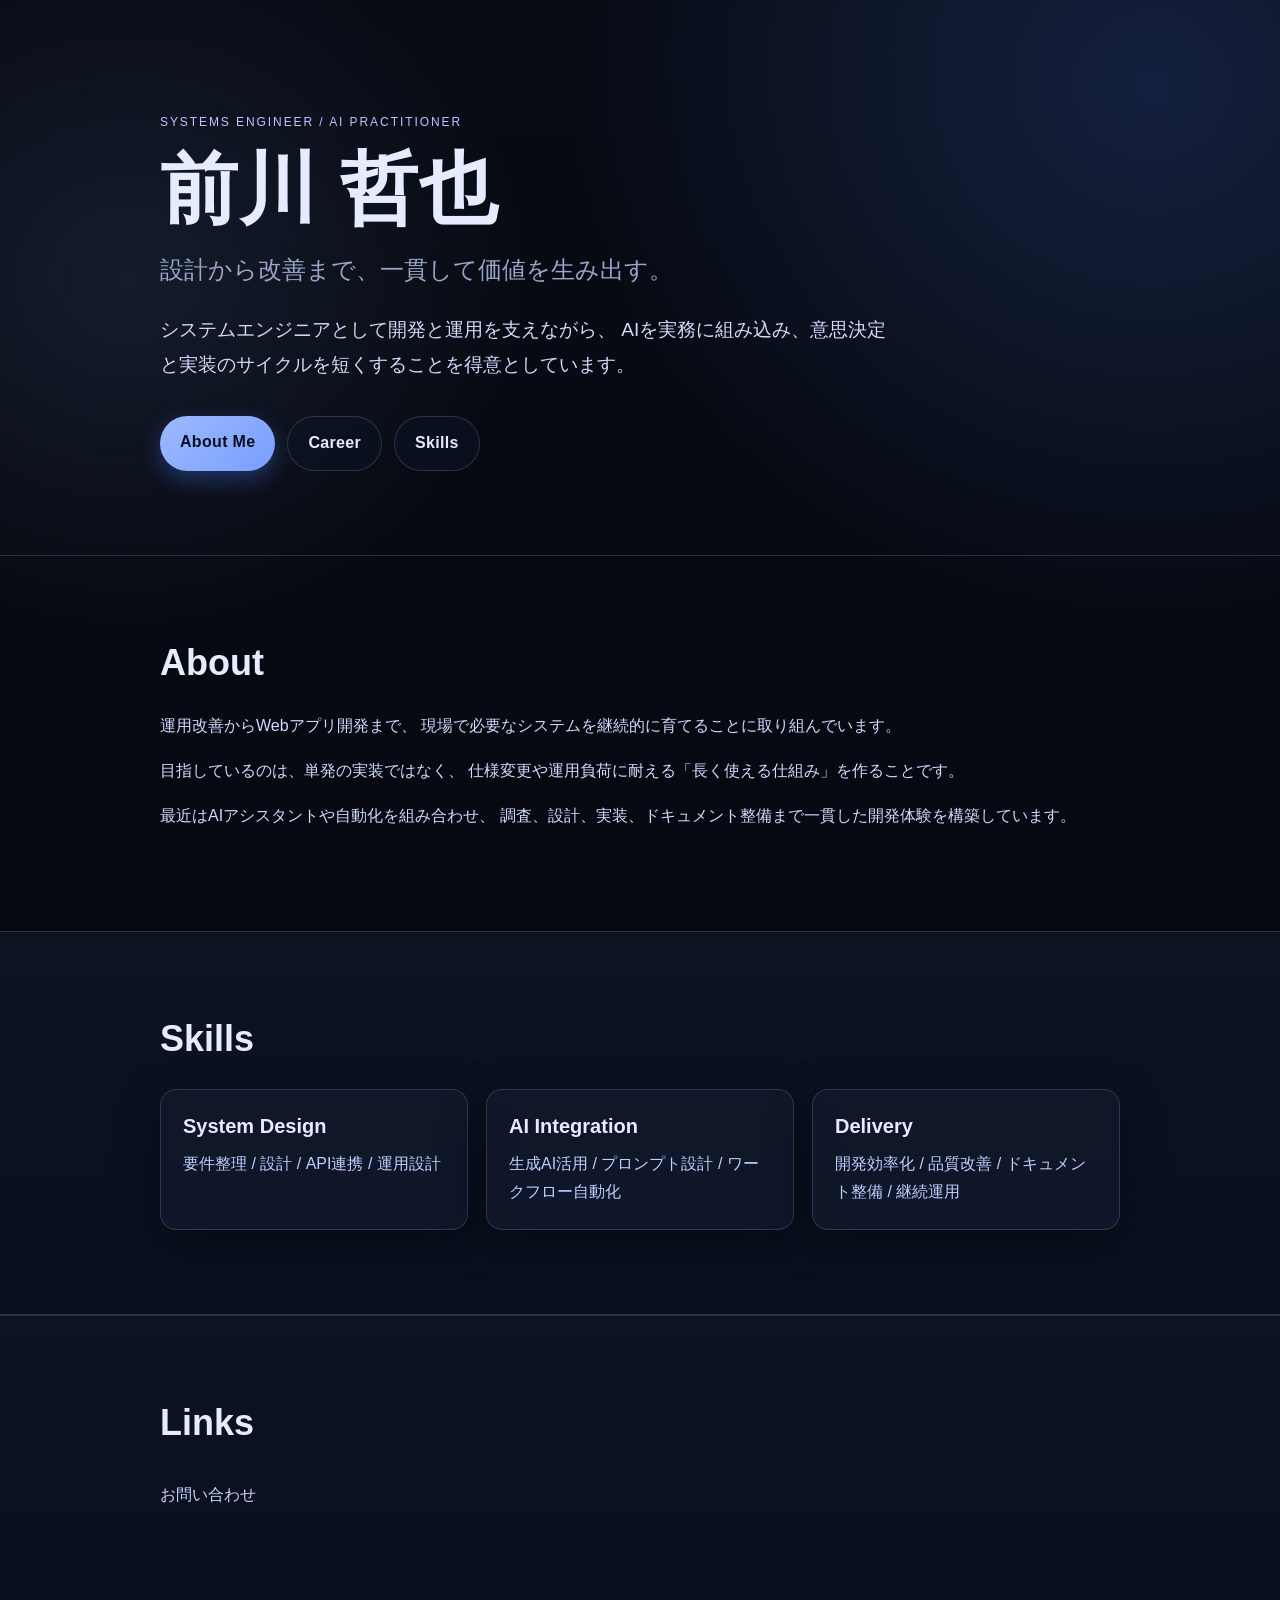
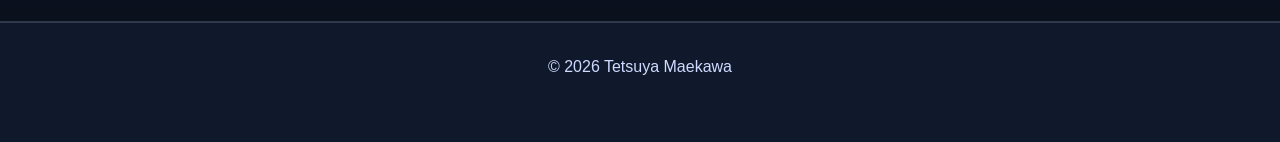
<file: index.html>
<!DOCTYPE html>
<html lang="ja">
<head>
  <meta charset="UTF-8" />
  <meta name="viewport" content="width=device-width, initial-scale=1.0" />
  <title>前川 哲也 | Portfolio</title>
  <meta
    name="description"
    content="前川哲也のポートフォリオサイト。システムエンジニアとして、AI活用と設計力で業務価値を高める取り組みを紹介します。"
  />
  <link rel="stylesheet" href="style.css" />
</head>
<body>
  <header class="hero">
    <div class="container">
      <p class="eyebrow">Systems Engineer / AI Practitioner</p>
      <h1>前川 哲也</h1>
      <p class="subtitle">
        設計から改善まで、一貫して価値を生み出す。
      </p>
      <p class="lead">
        システムエンジニアとして開発と運用を支えながら、
        AIを実務に組み込み、意思決定と実装のサイクルを短くすることを得意としています。
      </p>
      <div class="hero-links">
        <a href="#about" class="button primary">About Me</a>
        <a href="career.html" class="button secondary">Career</a>
        <a href="#skills" class="button secondary">Skills</a>
      </div>
    </div>
  </header>

  <main>
    <section id="about" class="section">
      <div class="container">
        <h2>About</h2>
        <p>
          運用改善からWebアプリ開発まで、
          現場で必要なシステムを継続的に育てることに取り組んでいます。
        </p>
        <p>
          目指しているのは、単発の実装ではなく、
          仕様変更や運用負荷に耐える「長く使える仕組み」を作ることです。
        </p>
        <p>
          最近はAIアシスタントや自動化を組み合わせ、
          調査、設計、実装、ドキュメント整備まで一貫した開発体験を構築しています。
        </p>
      </div>
    </section>

    <section id="skills" class="section alt">
      <div class="container">
        <h2>Skills</h2>
        <div class="cards">
          <article class="card">
            <h3>System Design</h3>
            <p>要件整理 / 設計 / API連携 / 運用設計</p>
          </article>
          <article class="card">
            <h3>AI Integration</h3>
            <p>生成AI活用 / プロンプト設計 / ワークフロー自動化</p>
          </article>
          <article class="card">
            <h3>Delivery</h3>
            <p>開発効率化 / 品質改善 / ドキュメント整備 / 継続運用</p>
          </article>
        </div>
      </div>
    </section>

    <section id="links" class="section alt">
      <div class="container">
        <h2>Links</h2>
        <ul class="link-list">
          <li><a href="contact.html">お問い合わせ</a></li>
        </ul>
      </div>
    </section>
  </main>

  <footer class="footer">
    <div class="container">
      <p>© 2026 Tetsuya Maekawa</p>
    </div>
  </footer>
</body>
</html>
</file>
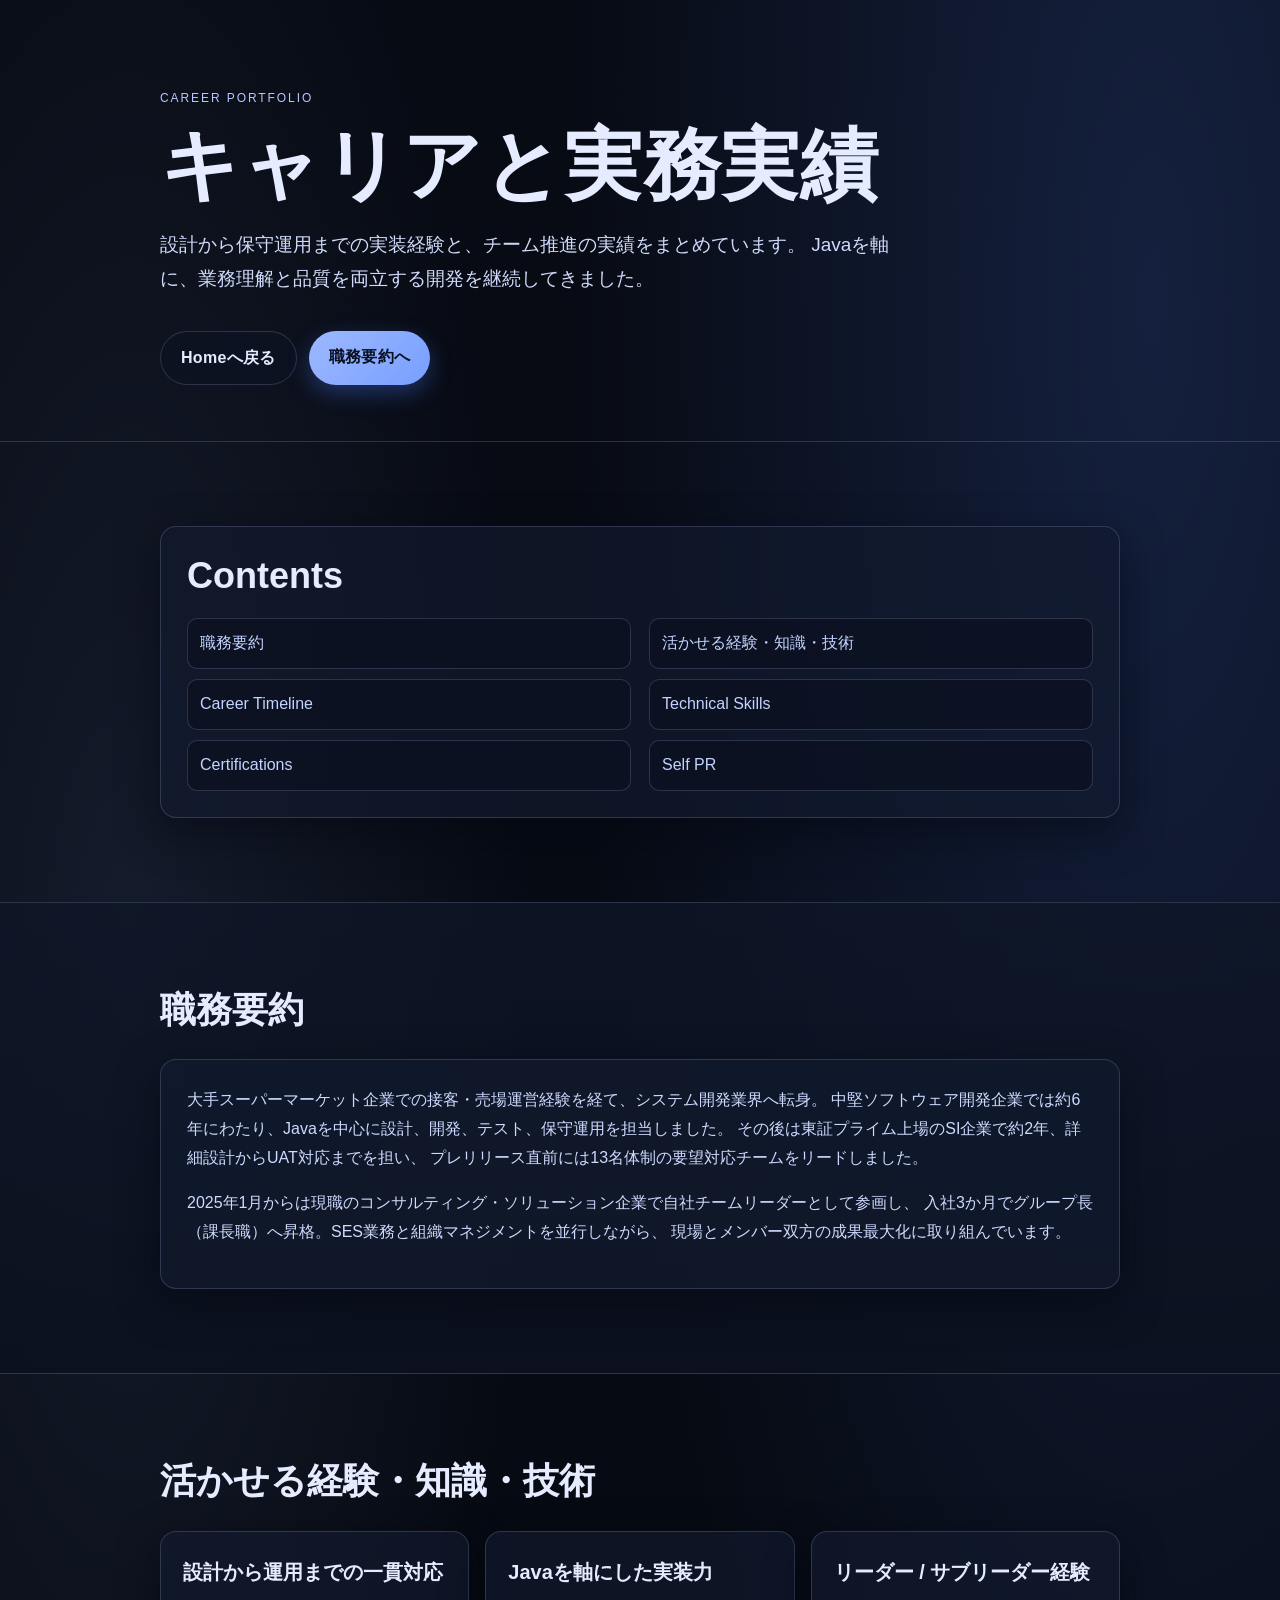
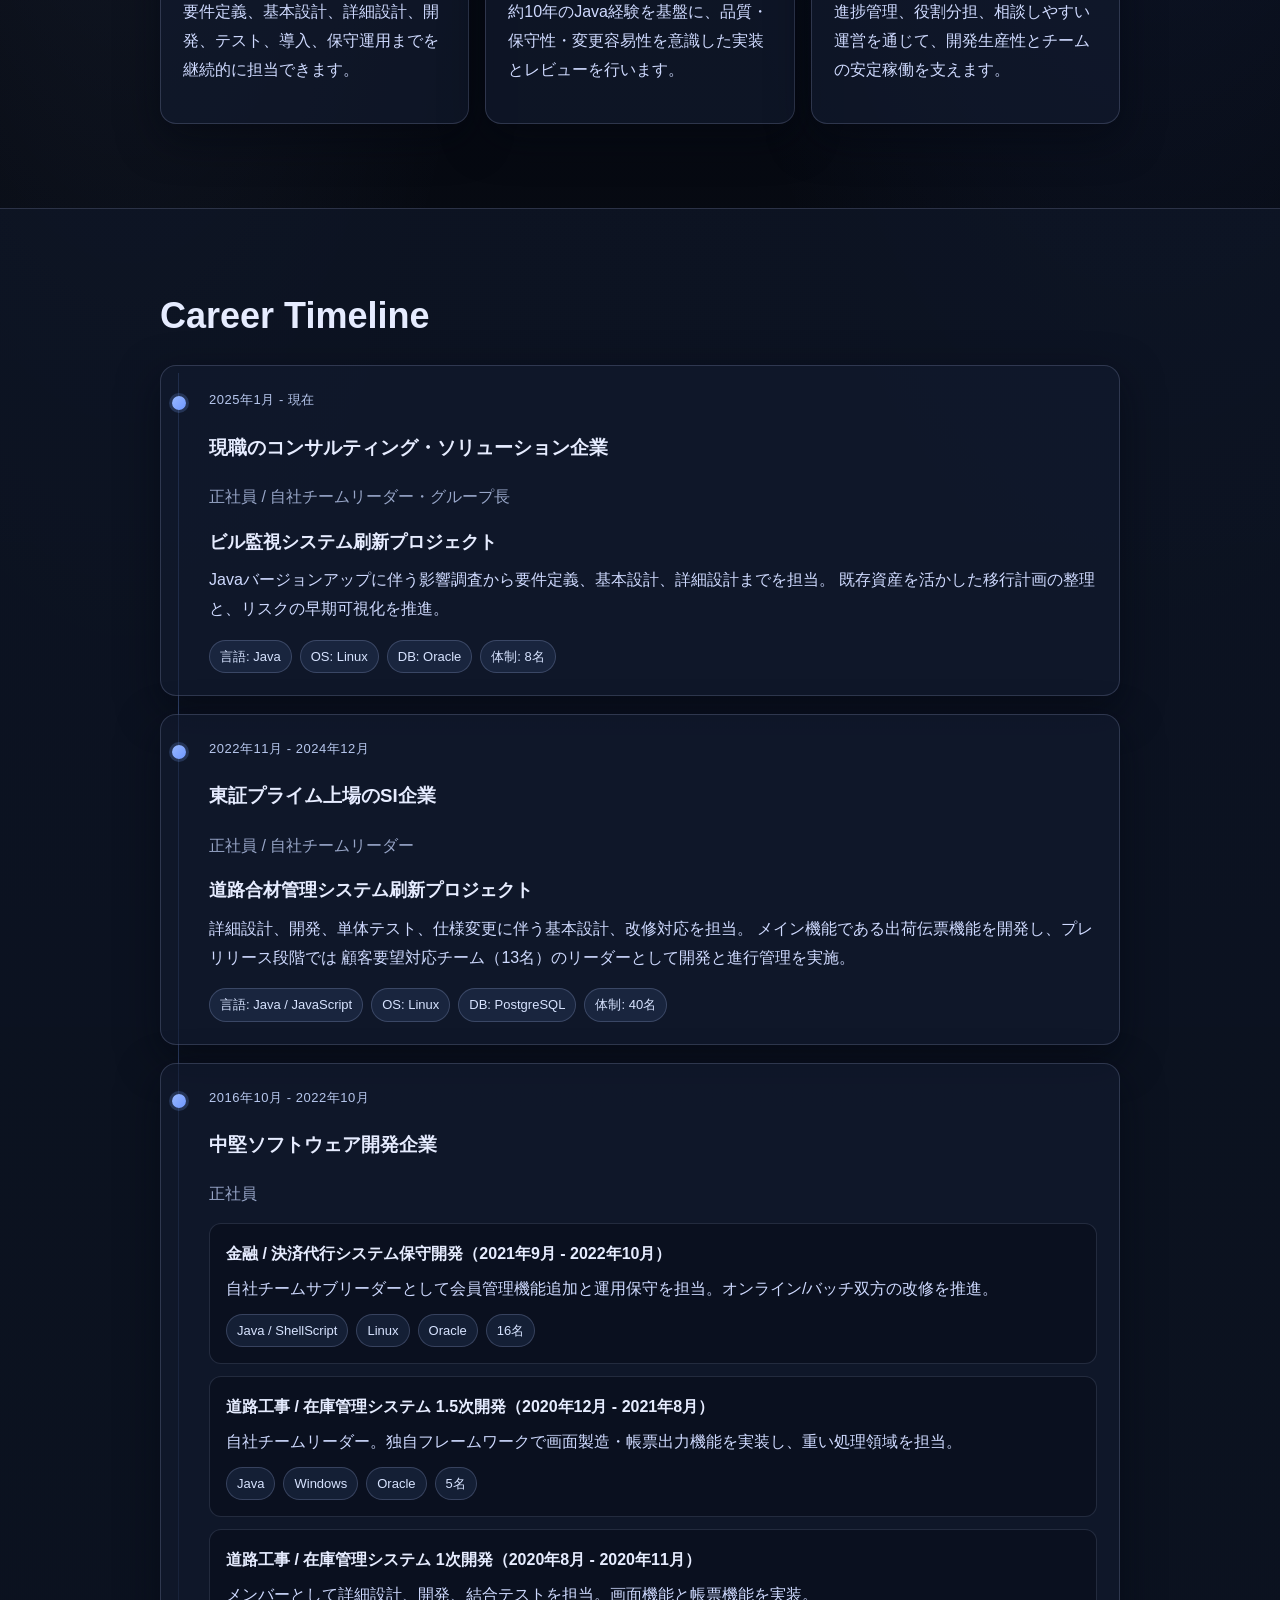
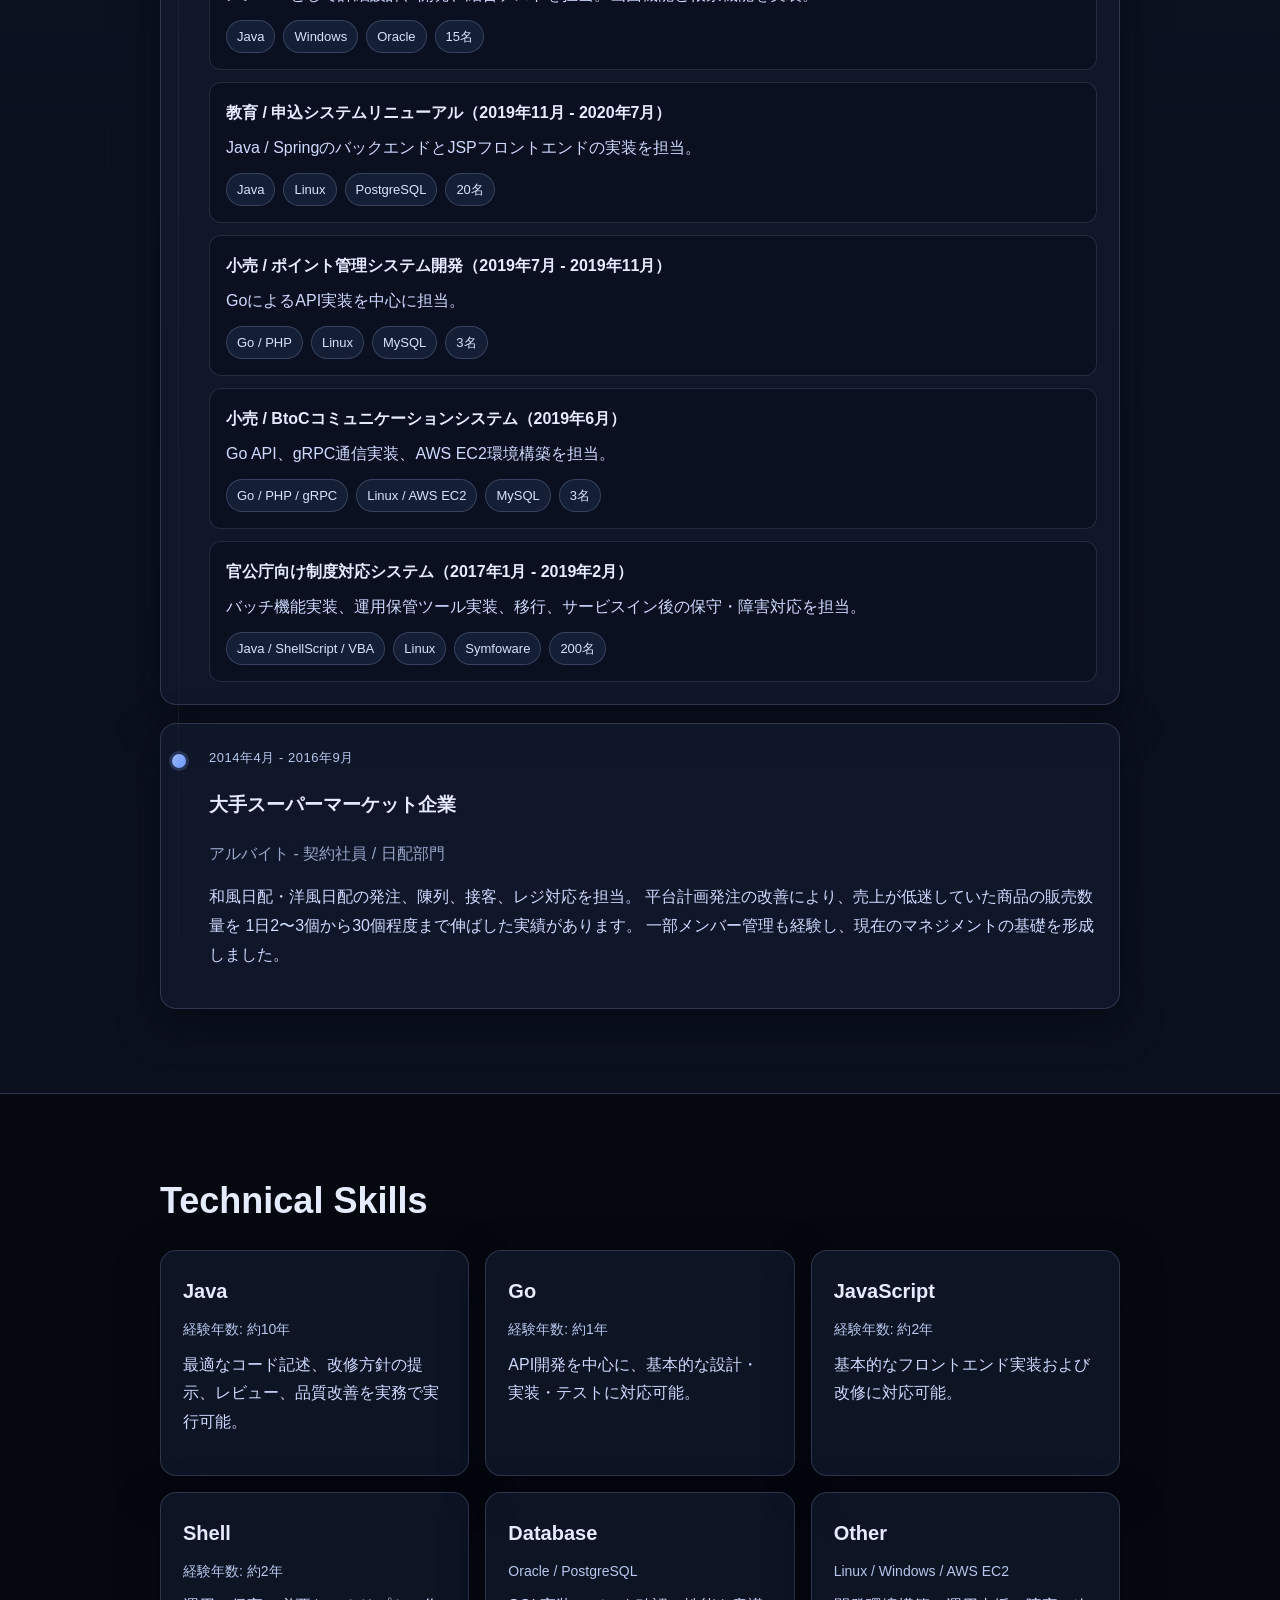
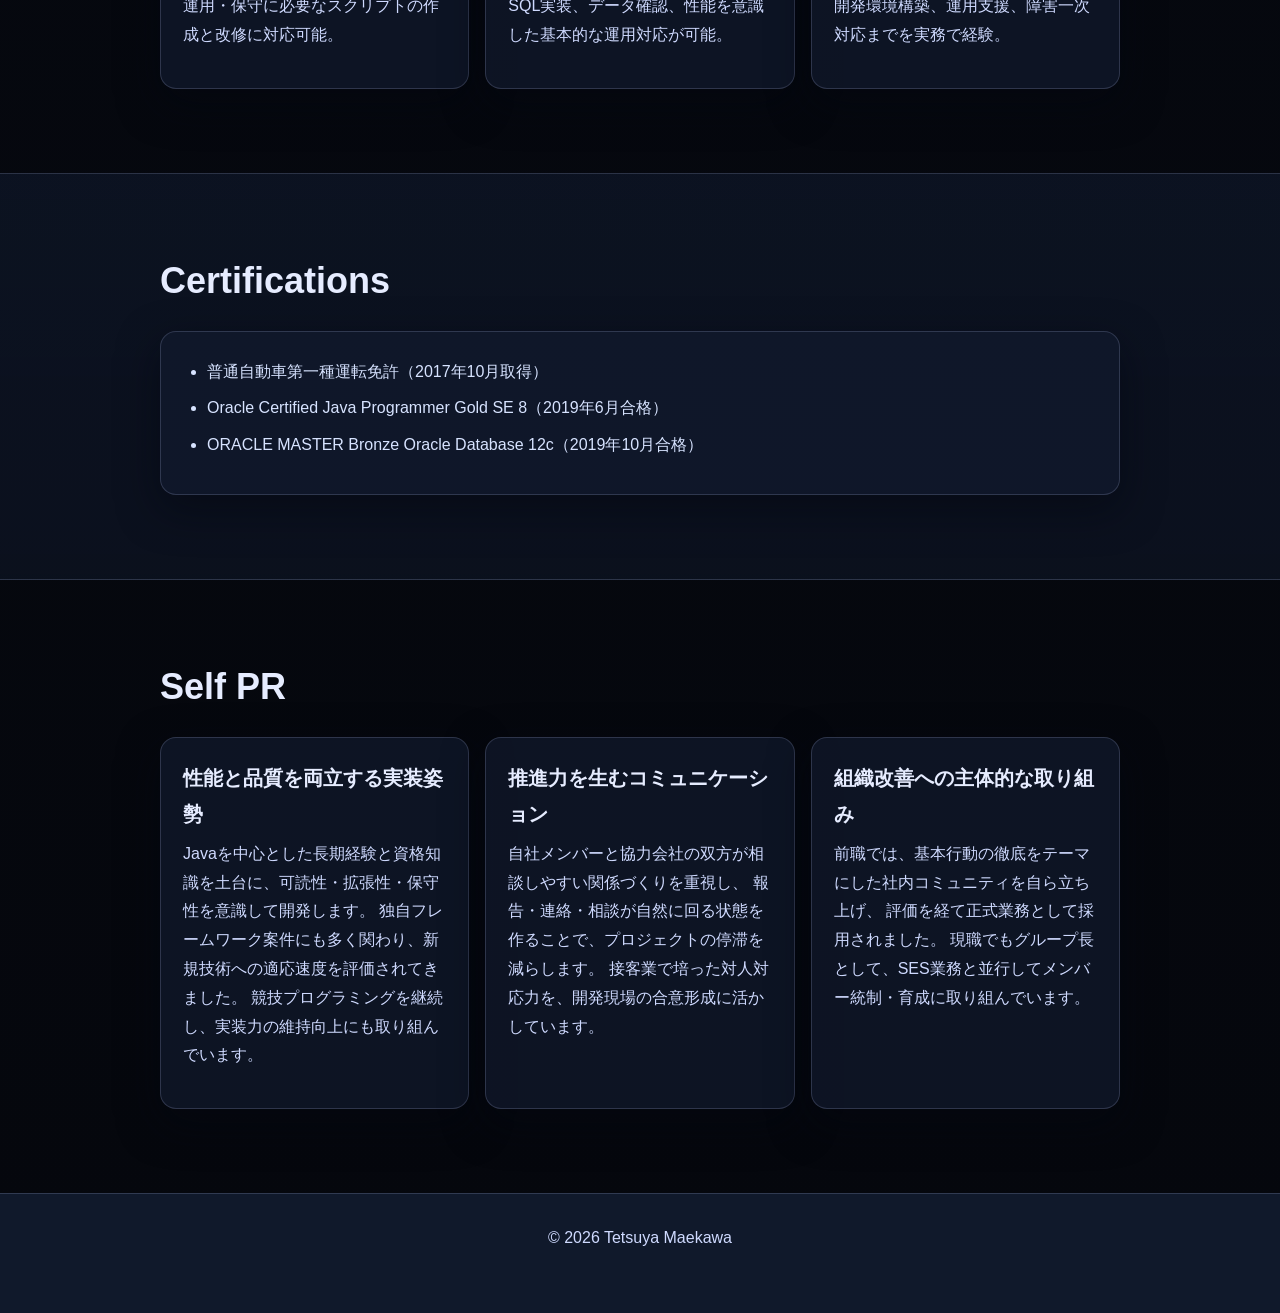
<file: career.html>
<!DOCTYPE html>
<html lang="ja">
<head>
  <meta charset="UTF-8" />
  <meta name="viewport" content="width=device-width, initial-scale=1.0" />
  <title>Career | 前川 哲也</title>
  <meta
    name="description"
    content="前川哲也の職務要約・職務経歴・技術スキル・資格・自己PRをまとめたキャリアページです。システムエンジニアとしての実務経験を時系列で紹介します。"
  />
  <link rel="stylesheet" href="style.css" />
</head>
<body>
  <header class="sub-hero">
    <div class="container">
      <p class="eyebrow">Career Portfolio</p>
      <h1>キャリアと実務実績</h1>
      <p class="lead">
        設計から保守運用までの実装経験と、チーム推進の実績をまとめています。
        Javaを軸に、業務理解と品質を両立する開発を継続してきました。
      </p>
      <div class="hero-links">
        <a href="index.html" class="button secondary">Homeへ戻る</a>
        <a href="#career-summary" class="button primary">職務要約へ</a>
      </div>
    </div>
  </header>

  <main>
    <section class="section">
      <div class="container">
        <nav class="toc-card" aria-label="career page table of contents">
          <h2>Contents</h2>
          <ul class="toc-list">
            <li><a href="#career-summary">職務要約</a></li>
            <li><a href="#strengths">活かせる経験・知識・技術</a></li>
            <li><a href="#timeline">Career Timeline</a></li>
            <li><a href="#technical-skills">Technical Skills</a></li>
            <li><a href="#certifications">Certifications</a></li>
            <li><a href="#self-pr">Self PR</a></li>
          </ul>
        </nav>
      </div>
    </section>

    <section id="career-summary" class="section alt">
      <div class="container">
        <h2>職務要約</h2>
        <div class="content-card">
          <p>
            大手スーパーマーケット企業での接客・売場運営経験を経て、システム開発業界へ転身。
            中堅ソフトウェア開発企業では約6年にわたり、Javaを中心に設計、開発、テスト、保守運用を担当しました。
            その後は東証プライム上場のSI企業で約2年、詳細設計からUAT対応までを担い、
            プレリリース直前には13名体制の要望対応チームをリードしました。
          </p>
          <p>
            2025年1月からは現職のコンサルティング・ソリューション企業で自社チームリーダーとして参画し、
            入社3か月でグループ長（課長職）へ昇格。SES業務と組織マネジメントを並行しながら、
            現場とメンバー双方の成果最大化に取り組んでいます。
          </p>
        </div>
      </div>
    </section>

    <section id="strengths" class="section">
      <div class="container">
        <h2>活かせる経験・知識・技術</h2>
        <div class="highlight-grid">
          <article class="highlight-card">
            <h3>設計から運用までの一貫対応</h3>
            <p>要件定義、基本設計、詳細設計、開発、テスト、導入、保守運用までを継続的に担当できます。</p>
          </article>
          <article class="highlight-card">
            <h3>Javaを軸にした実装力</h3>
            <p>約10年のJava経験を基盤に、品質・保守性・変更容易性を意識した実装とレビューを行います。</p>
          </article>
          <article class="highlight-card">
            <h3>リーダー / サブリーダー経験</h3>
            <p>進捗管理、役割分担、相談しやすい運営を通じて、開発生産性とチームの安定稼働を支えます。</p>
          </article>
        </div>
      </div>
    </section>

    <section id="timeline" class="section alt">
      <div class="container">
        <h2>Career Timeline</h2>
        <div class="timeline">
          <article class="timeline-item">
            <div class="timeline-head">
              <p class="timeline-period">2025年1月 - 現在</p>
              <h3>現職のコンサルティング・ソリューション企業</h3>
              <p class="timeline-role">正社員 / 自社チームリーダー・グループ長</p>
            </div>
            <div class="timeline-body">
              <h4>ビル監視システム刷新プロジェクト</h4>
              <p>
                Javaバージョンアップに伴う影響調査から要件定義、基本設計、詳細設計までを担当。
                既存資産を活かした移行計画の整理と、リスクの早期可視化を推進。
              </p>
              <ul class="pill-list">
                <li>言語: Java</li>
                <li>OS: Linux</li>
                <li>DB: Oracle</li>
                <li>体制: 8名</li>
              </ul>
            </div>
          </article>

          <article class="timeline-item">
            <div class="timeline-head">
              <p class="timeline-period">2022年11月 - 2024年12月</p>
              <h3>東証プライム上場のSI企業</h3>
              <p class="timeline-role">正社員 / 自社チームリーダー</p>
            </div>
            <div class="timeline-body">
              <h4>道路合材管理システム刷新プロジェクト</h4>
              <p>
                詳細設計、開発、単体テスト、仕様変更に伴う基本設計、改修対応を担当。
                メイン機能である出荷伝票機能を開発し、プレリリース段階では
                顧客要望対応チーム（13名）のリーダーとして開発と進行管理を実施。
              </p>
              <ul class="pill-list">
                <li>言語: Java / JavaScript</li>
                <li>OS: Linux</li>
                <li>DB: PostgreSQL</li>
                <li>体制: 40名</li>
              </ul>
            </div>
          </article>

          <article class="timeline-item">
            <div class="timeline-head">
              <p class="timeline-period">2016年10月 - 2022年10月</p>
              <h3>中堅ソフトウェア開発企業</h3>
              <p class="timeline-role">正社員</p>
            </div>
            <div class="timeline-body">
              <div class="project-list">
                <article class="project-card">
                  <h4>金融 / 決済代行システム保守開発（2021年9月 - 2022年10月）</h4>
                  <p>自社チームサブリーダーとして会員管理機能追加と運用保守を担当。オンライン/バッチ双方の改修を推進。</p>
                  <ul class="pill-list">
                    <li>Java / ShellScript</li>
                    <li>Linux</li>
                    <li>Oracle</li>
                    <li>16名</li>
                  </ul>
                </article>
                <article class="project-card">
                  <h4>道路工事 / 在庫管理システム 1.5次開発（2020年12月 - 2021年8月）</h4>
                  <p>自社チームリーダー。独自フレームワークで画面製造・帳票出力機能を実装し、重い処理領域を担当。</p>
                  <ul class="pill-list">
                    <li>Java</li>
                    <li>Windows</li>
                    <li>Oracle</li>
                    <li>5名</li>
                  </ul>
                </article>
                <article class="project-card">
                  <h4>道路工事 / 在庫管理システム 1次開発（2020年8月 - 2020年11月）</h4>
                  <p>メンバーとして詳細設計、開発、結合テストを担当。画面機能と帳票機能を実装。</p>
                  <ul class="pill-list">
                    <li>Java</li>
                    <li>Windows</li>
                    <li>Oracle</li>
                    <li>15名</li>
                  </ul>
                </article>
                <article class="project-card">
                  <h4>教育 / 申込システムリニューアル（2019年11月 - 2020年7月）</h4>
                  <p>Java / SpringのバックエンドとJSPフロントエンドの実装を担当。</p>
                  <ul class="pill-list">
                    <li>Java</li>
                    <li>Linux</li>
                    <li>PostgreSQL</li>
                    <li>20名</li>
                  </ul>
                </article>
                <article class="project-card">
                  <h4>小売 / ポイント管理システム開発（2019年7月 - 2019年11月）</h4>
                  <p>GoによるAPI実装を中心に担当。</p>
                  <ul class="pill-list">
                    <li>Go / PHP</li>
                    <li>Linux</li>
                    <li>MySQL</li>
                    <li>3名</li>
                  </ul>
                </article>
                <article class="project-card">
                  <h4>小売 / BtoCコミュニケーションシステム（2019年6月）</h4>
                  <p>Go API、gRPC通信実装、AWS EC2環境構築を担当。</p>
                  <ul class="pill-list">
                    <li>Go / PHP / gRPC</li>
                    <li>Linux / AWS EC2</li>
                    <li>MySQL</li>
                    <li>3名</li>
                  </ul>
                </article>
                <article class="project-card">
                  <h4>官公庁向け制度対応システム（2017年1月 - 2019年2月）</h4>
                  <p>バッチ機能実装、運用保管ツール実装、移行、サービスイン後の保守・障害対応を担当。</p>
                  <ul class="pill-list">
                    <li>Java / ShellScript / VBA</li>
                    <li>Linux</li>
                    <li>Symfoware</li>
                    <li>200名</li>
                  </ul>
                </article>
              </div>
            </div>
          </article>

          <article class="timeline-item">
            <div class="timeline-head">
              <p class="timeline-period">2014年4月 - 2016年9月</p>
              <h3>大手スーパーマーケット企業</h3>
              <p class="timeline-role">アルバイト - 契約社員 / 日配部門</p>
            </div>
            <div class="timeline-body">
              <p>
                和風日配・洋風日配の発注、陳列、接客、レジ対応を担当。
                平台計画発注の改善により、売上が低迷していた商品の販売数量を
                1日2〜3個から30個程度まで伸ばした実績があります。
                一部メンバー管理も経験し、現在のマネジメントの基礎を形成しました。
              </p>
            </div>
          </article>
        </div>
      </div>
    </section>

    <section id="technical-skills" class="section">
      <div class="container">
        <h2>Technical Skills</h2>
        <div class="skill-grid">
          <article class="skill-card">
            <h3>Java</h3>
            <p class="skill-meta">経験年数: 約10年</p>
            <p>最適なコード記述、改修方針の提示、レビュー、品質改善を実務で実行可能。</p>
          </article>
          <article class="skill-card">
            <h3>Go</h3>
            <p class="skill-meta">経験年数: 約1年</p>
            <p>API開発を中心に、基本的な設計・実装・テストに対応可能。</p>
          </article>
          <article class="skill-card">
            <h3>JavaScript</h3>
            <p class="skill-meta">経験年数: 約2年</p>
            <p>基本的なフロントエンド実装および改修に対応可能。</p>
          </article>
          <article class="skill-card">
            <h3>Shell</h3>
            <p class="skill-meta">経験年数: 約2年</p>
            <p>運用・保守に必要なスクリプトの作成と改修に対応可能。</p>
          </article>
          <article class="skill-card">
            <h3>Database</h3>
            <p class="skill-meta">Oracle / PostgreSQL</p>
            <p>SQL実装、データ確認、性能を意識した基本的な運用対応が可能。</p>
          </article>
          <article class="skill-card">
            <h3>Other</h3>
            <p class="skill-meta">Linux / Windows / AWS EC2</p>
            <p>開発環境構築、運用支援、障害一次対応までを実務で経験。</p>
          </article>
        </div>
      </div>
    </section>

    <section id="certifications" class="section alt">
      <div class="container">
        <h2>Certifications</h2>
        <div class="content-card">
          <ul class="cert-list">
            <li>普通自動車第一種運転免許（2017年10月取得）</li>
            <li>Oracle Certified Java Programmer Gold SE 8（2019年6月合格）</li>
            <li>ORACLE MASTER Bronze Oracle Database 12c（2019年10月合格）</li>
          </ul>
        </div>
      </div>
    </section>

    <section id="self-pr" class="section">
      <div class="container">
        <h2>Self PR</h2>
        <div class="pr-grid">
          <article class="pr-card">
            <h3>性能と品質を両立する実装姿勢</h3>
            <p>
              Javaを中心とした長期経験と資格知識を土台に、可読性・拡張性・保守性を意識して開発します。
              独自フレームワーク案件にも多く関わり、新規技術への適応速度を評価されてきました。
              競技プログラミングを継続し、実装力の維持向上にも取り組んでいます。
            </p>
          </article>
          <article class="pr-card">
            <h3>推進力を生むコミュニケーション</h3>
            <p>
              自社メンバーと協力会社の双方が相談しやすい関係づくりを重視し、
              報告・連絡・相談が自然に回る状態を作ることで、プロジェクトの停滞を減らします。
              接客業で培った対人対応力を、開発現場の合意形成に活かしています。
            </p>
          </article>
          <article class="pr-card">
            <h3>組織改善への主体的な取り組み</h3>
            <p>
              前職では、基本行動の徹底をテーマにした社内コミュニティを自ら立ち上げ、
              評価を経て正式業務として採用されました。
              現職でもグループ長として、SES業務と並行してメンバー統制・育成に取り組んでいます。
            </p>
          </article>
        </div>
      </div>
    </section>
  </main>

  <footer class="footer">
    <div class="container">
      <p>© 2026 Tetsuya Maekawa</p>
    </div>
  </footer>
</body>
</html>
</file>
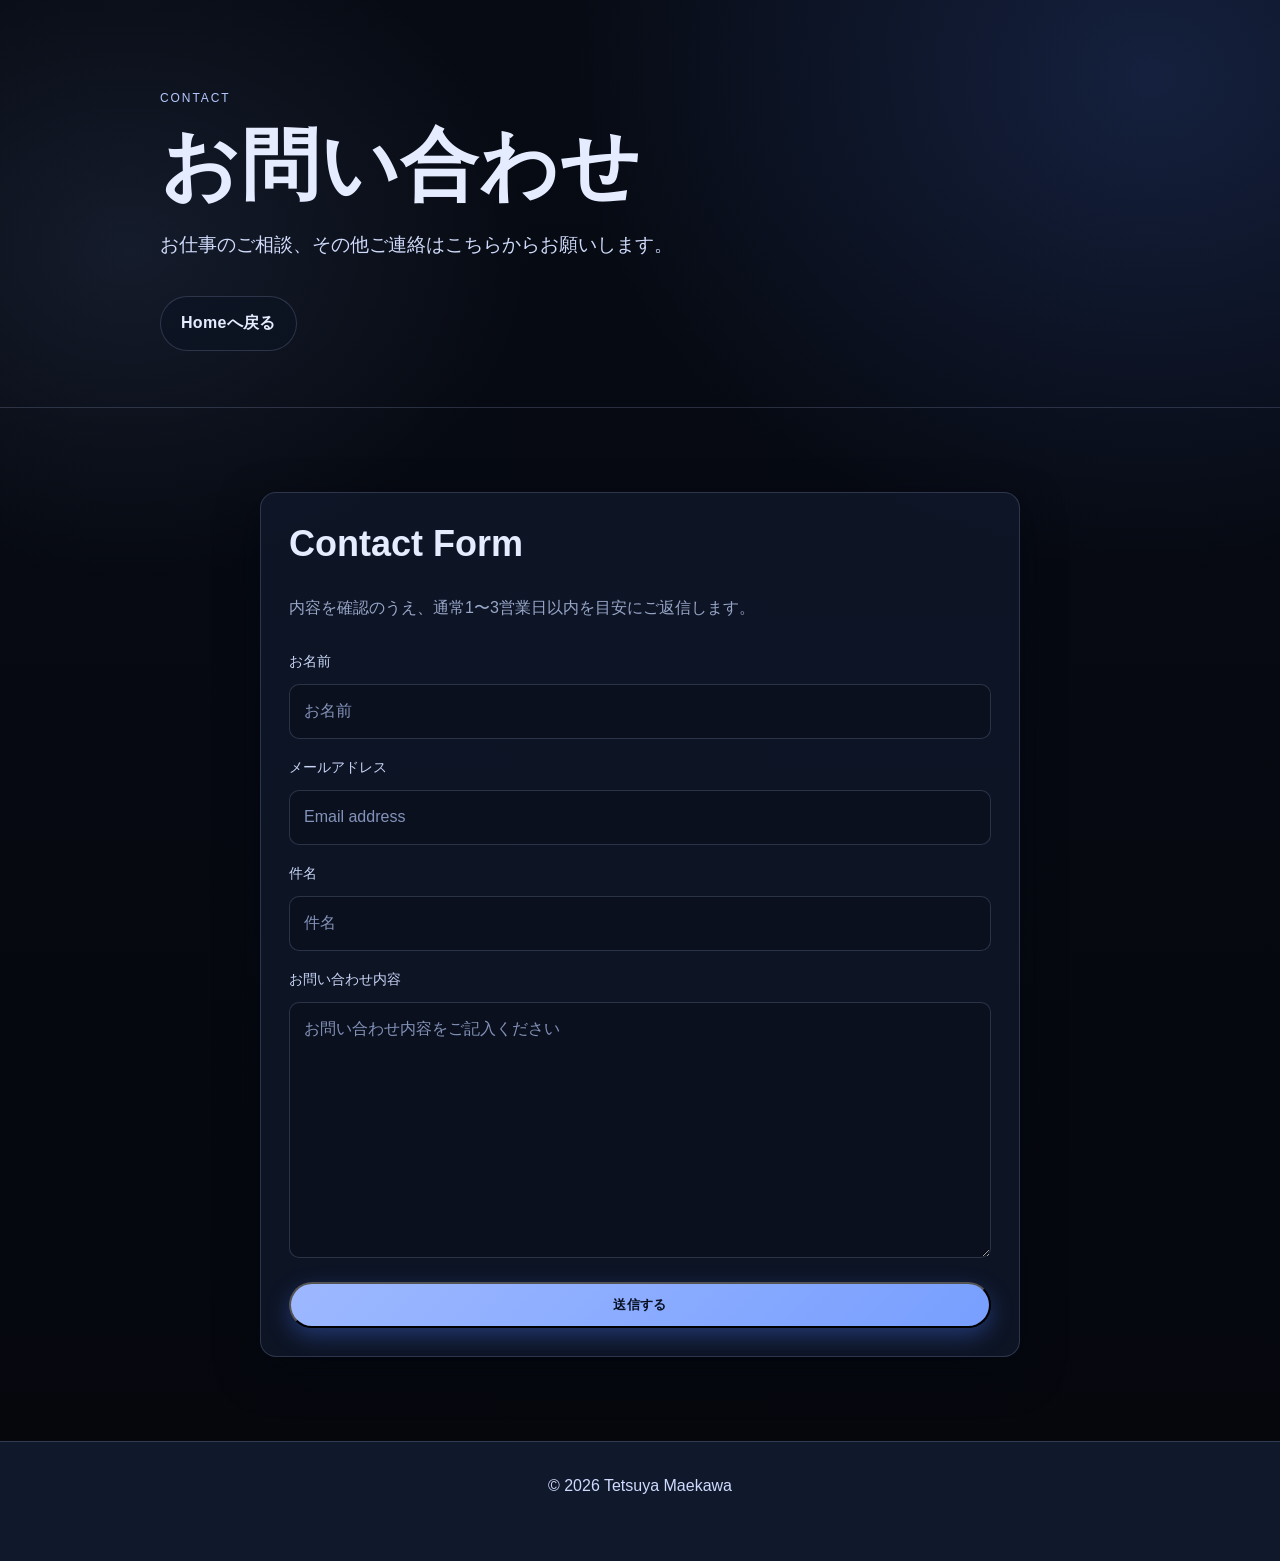
<file: contact.html>
<!DOCTYPE html>
<html lang="ja">
<head>
  <meta charset="UTF-8" />
  <meta name="viewport" content="width=device-width, initial-scale=1.0" />
  <title>Contact | 前川 哲也</title>
  <meta
    name="description"
    content="前川哲也へのお問い合わせページです。"
  />
  <link rel="stylesheet" href="style.css" />
</head>
<body>
  <header class="sub-hero">
    <div class="container">
      <p class="eyebrow">Contact</p>
      <h1>お問い合わせ</h1>
      <p class="lead">
        お仕事のご相談、その他ご連絡はこちらからお願いします。
      </p>
      <div class="hero-links">
        <a href="index.html" class="button secondary">Homeへ戻る</a>
      </div>
    </div>
  </header>

  <main>
    <section class="section">
      <div class="container narrow">
        <div class="form-card">
          <h2>Contact Form</h2>
          <p class="form-intro">
            内容を確認のうえ、通常1〜3営業日以内を目安にご返信します。
          </p>

          <form
            action="https://formspree.io/f/ここを自分のFormspreeのIDに置き換え"
            method="POST"
            class="contact-form"
          >
            <label for="name">お名前</label>
            <input
              type="text"
              id="name"
              name="name"
              placeholder="お名前"
              required
            />

            <label for="email">メールアドレス</label>
            <input
              type="email"
              id="email"
              name="email"
              placeholder="Email address"
              required
            />

            <label for="subject">件名</label>
            <input
              type="text"
              id="subject"
              name="subject"
              placeholder="件名"
              required
            />

            <label for="message">お問い合わせ内容</label>
            <textarea
              id="message"
              name="message"
              rows="8"
              placeholder="お問い合わせ内容をご記入ください"
              required
            ></textarea>

            <input type="hidden" name="_subject" value="ポートフォリオサイトからお問い合わせが届きました" />

            <button type="submit" class="button primary submit-button">
              送信する
            </button>
          </form>
        </div>
      </div>
    </section>
  </main>

  <footer class="footer">
    <div class="container">
      <p>© 2026 Tetsuya Maekawa</p>
    </div>
  </footer>
</body>
</html>
</file>
<file: style.css>
:root {
  --bg: #070b14;
  --bg-soft: #0d1324;
  --surface: rgba(18, 27, 46, 0.7);
  --surface-strong: rgba(18, 27, 46, 0.92);
  --text: #e6ecff;
  --muted: #98a6c8;
  --line: rgba(191, 206, 255, 0.18);
  --accent: #7ba3ff;
  --accent-soft: rgba(123, 163, 255, 0.22);
  --shadow: 0 14px 40px rgba(4, 8, 16, 0.55);
}

* {
  box-sizing: border-box;
}

html {
  scroll-behavior: smooth;
}

body {
  margin: 0;
  font-family: "Avenir Next", "Segoe UI", "Hiragino Sans", "Yu Gothic", sans-serif;
  line-height: 1.8;
  color: var(--text);
  background:
    radial-gradient(65% 45% at 90% 5%, rgba(83, 130, 255, 0.18), transparent 70%),
    radial-gradient(45% 30% at 10% 16%, rgba(145, 180, 255, 0.1), transparent 70%),
    linear-gradient(180deg, var(--bg) 0%, #05070d 100%);
}

a {
  color: #c2d4ff;
  text-decoration: none;
  transition: color 0.24s ease, opacity 0.24s ease;
}

a:hover {
  color: #e1e9ff;
}

.container {
  width: min(960px, calc(100% - 40px));
  margin: 0 auto;
}

.hero {
  padding: 112px 0 84px;
  border-bottom: 1px solid var(--line);
}

.eyebrow {
  margin: 0 0 14px;
  color: #b5c8ff;
  font-size: 12px;
  letter-spacing: 0.16em;
  text-transform: uppercase;
}

h1 {
  margin: 0;
  font-size: clamp(42px, 7.5vw, 78px);
  line-height: 1.06;
  letter-spacing: 0.01em;
}

.subtitle {
  margin: 18px 0 0;
  color: var(--muted);
  font-size: clamp(18px, 2.2vw, 24px);
}

.lead {
  max-width: 740px;
  margin: 22px 0 0;
  color: #d0dbfb;
  font-size: clamp(16px, 1.9vw, 19px);
}

.hero-links {
  display: flex;
  gap: 12px;
  flex-wrap: wrap;
  margin-top: 34px;
}

.button {
  display: inline-block;
  padding: 12px 20px;
  border-radius: 999px;
  font-weight: 600;
  letter-spacing: 0.02em;
  transition: transform 0.2s ease, box-shadow 0.2s ease;
}

.button:hover {
  transform: translateY(-1px);
}

.button.primary {
  background: linear-gradient(135deg, #9db8ff 0%, #789fff 100%);
  color: #081022;
  box-shadow: 0 8px 22px rgba(74, 121, 255, 0.34);
}

.button.secondary {
  border: 1px solid var(--line);
  color: var(--text);
  background: rgba(11, 19, 35, 0.65);
}

.section {
  padding: 84px 0;
}

.section.alt {
  background: linear-gradient(180deg, rgba(14, 22, 39, 0.74) 0%, rgba(11, 17, 31, 0.9) 100%);
  border-top: 1px solid var(--line);
  border-bottom: 1px solid var(--line);
}

.sub-hero {
  padding: 88px 0 56px;
  border-bottom: 1px solid var(--line);
}

h2 {
  margin: 0 0 26px;
  font-size: clamp(28px, 3.2vw, 36px);
  line-height: 1.3;
}

p {
  margin: 0 0 16px;
  color: #cfdaff;
}

.cards {
  display: grid;
  grid-template-columns: repeat(3, minmax(0, 1fr));
  gap: 18px;
}

.card {
  padding: 22px;
  border: 1px solid var(--line);
  border-radius: 16px;
  background: var(--surface);
  backdrop-filter: blur(4px);
  box-shadow: var(--shadow);
}

.card h3 {
  margin: 0 0 10px;
  font-size: 20px;
  line-height: 1.4;
}

.card p {
  margin: 0;
  color: #bfd0ff;
}

.link-list {
  display: grid;
  gap: 12px;
  list-style: none;
  padding: 0;
  margin: 0 0 18px;
}

.link-list a {
  display: inline-flex;
  align-items: center;
  gap: 8px;
  width: fit-content;
  padding: 8px 0;
  border-bottom: 1px solid transparent;
}

.link-list a:hover {
  border-bottom-color: var(--accent-soft);
}

.note {
  color: var(--muted);
  font-size: 14px;
}

.narrow {
  width: min(760px, calc(100% - 40px));
}

.form-card {
  padding: 28px;
  border: 1px solid var(--line);
  border-radius: 16px;
  background: var(--surface);
  box-shadow: var(--shadow);
}

.form-intro {
  margin-bottom: 20px;
  color: var(--muted);
}

.toc-card,
.content-card {
  padding: 26px;
  border: 1px solid var(--line);
  border-radius: 16px;
  background: var(--surface);
  box-shadow: var(--shadow);
}

.toc-card h2,
.content-card h2 {
  margin-bottom: 18px;
}

.toc-list {
  list-style: none;
  display: grid;
  grid-template-columns: repeat(2, minmax(0, 1fr));
  gap: 10px 18px;
  padding: 0;
  margin: 0;
}

.toc-list a {
  display: block;
  padding: 10px 12px;
  border: 1px solid var(--line);
  border-radius: 10px;
  background: rgba(10, 16, 30, 0.62);
}

.timeline {
  position: relative;
  display: grid;
  gap: 18px;
}

.timeline::before {
  content: "";
  position: absolute;
  top: 8px;
  bottom: 8px;
  left: 18px;
  width: 1px;
  background: linear-gradient(180deg, rgba(123, 163, 255, 0.5), rgba(123, 163, 255, 0.08));
}

.timeline-item {
  position: relative;
  padding: 22px 22px 22px 48px;
  border: 1px solid var(--line);
  border-radius: 16px;
  background: var(--surface);
  box-shadow: var(--shadow);
}

.timeline-item::before {
  content: "";
  position: absolute;
  left: 11px;
  top: 30px;
  width: 14px;
  height: 14px;
  border-radius: 50%;
  background: linear-gradient(135deg, #98b8ff, #6f97ff);
  box-shadow: 0 0 0 3px rgba(123, 163, 255, 0.2);
}

.timeline-period {
  margin: 0 0 4px;
  font-size: 13px;
  color: #b7c7ed;
  letter-spacing: 0.04em;
}

.timeline-role {
  margin: 6px 0 14px;
  color: var(--muted);
}

.timeline-body h4 {
  margin: 0 0 8px;
  font-size: 18px;
}

.project-list {
  display: grid;
  gap: 12px;
  margin-top: 14px;
}

.project-card {
  padding: 16px;
  border: 1px solid rgba(191, 206, 255, 0.14);
  border-radius: 12px;
  background: rgba(9, 15, 28, 0.72);
}

.project-card h4 {
  margin: 0 0 6px;
  font-size: 16px;
}

.project-card p {
  margin-bottom: 10px;
}

.pill-list {
  list-style: none;
  display: flex;
  flex-wrap: wrap;
  gap: 8px;
  margin: 0;
  padding: 0;
}

.pill-list li {
  padding: 4px 10px;
  border-radius: 999px;
  border: 1px solid rgba(191, 206, 255, 0.2);
  background: rgba(123, 163, 255, 0.1);
  color: #d7e3ff;
  font-size: 13px;
}

.highlight-grid,
.skill-grid,
.pr-grid {
  display: grid;
  grid-template-columns: repeat(3, minmax(0, 1fr));
  gap: 16px;
}

.highlight-card,
.skill-card,
.pr-card {
  padding: 22px;
  border: 1px solid var(--line);
  border-radius: 16px;
  background: var(--surface);
  box-shadow: var(--shadow);
}

.highlight-card h3,
.skill-card h3,
.pr-card h3 {
  margin: 0 0 8px;
  font-size: 20px;
}

.skill-meta {
  margin-bottom: 8px;
  color: #b7c7ed;
  font-size: 14px;
}

.cert-list {
  margin: 0;
  padding-left: 20px;
  color: #d7e3ff;
}

.cert-list li {
  margin-bottom: 8px;
}

.contact-form {
  display: flex;
  flex-direction: column;
  gap: 10px;
}

.contact-form label {
  display: block;
  margin-top: 6px;
  font-size: 14px;
  color: #c8d5f7;
}

.contact-form input,
.contact-form textarea {
  width: 100%;
  display: block;
  padding: 12px 14px;
  border: 1px solid var(--line);
  border-radius: 10px;
  background: rgba(10, 16, 30, 0.82);
  color: var(--text);
  font: inherit;
}

.contact-form input::placeholder,
.contact-form textarea::placeholder {
  color: #8392b8;
}

.contact-form input:focus,
.contact-form textarea:focus {
  outline: none;
  border-color: var(--accent);
  box-shadow: 0 0 0 3px rgba(123, 163, 255, 0.2);
}

.submit-button {
  margin-top: 14px;
  width: 100%;
}

.footer {
  padding: 30px 0 44px;
  color: var(--muted);
  text-align: center;
  background: var(--surface-strong);
  border-top: 1px solid var(--line);
}

@media (max-width: 900px) {
  .hero {
    padding: 88px 0 66px;
  }

  .section {
    padding: 72px 0;
  }

  .cards {
    grid-template-columns: 1fr;
  }

  .toc-list {
    grid-template-columns: 1fr;
  }

  .highlight-grid,
  .skill-grid,
  .pr-grid {
    grid-template-columns: 1fr;
  }
}

@media (max-width: 640px) {
  .container {
    width: min(960px, calc(100% - 28px));
  }

  .narrow {
    width: min(760px, calc(100% - 28px));
  }

  .form-card {
    padding: 20px;
  }

  .toc-card,
  .content-card,
  .highlight-card,
  .skill-card,
  .pr-card,
  .timeline-item {
    padding: 18px;
  }

  .timeline {
    gap: 14px;
  }

  .timeline::before,
  .timeline-item::before {
    display: none;
  }

  .subtitle {
    margin-top: 14px;
  }

  .lead {
    margin-top: 18px;
  }

  .hero-links {
    margin-top: 28px;
  }

  .button {
    width: 100%;
    text-align: center;
  }
}
</file>
